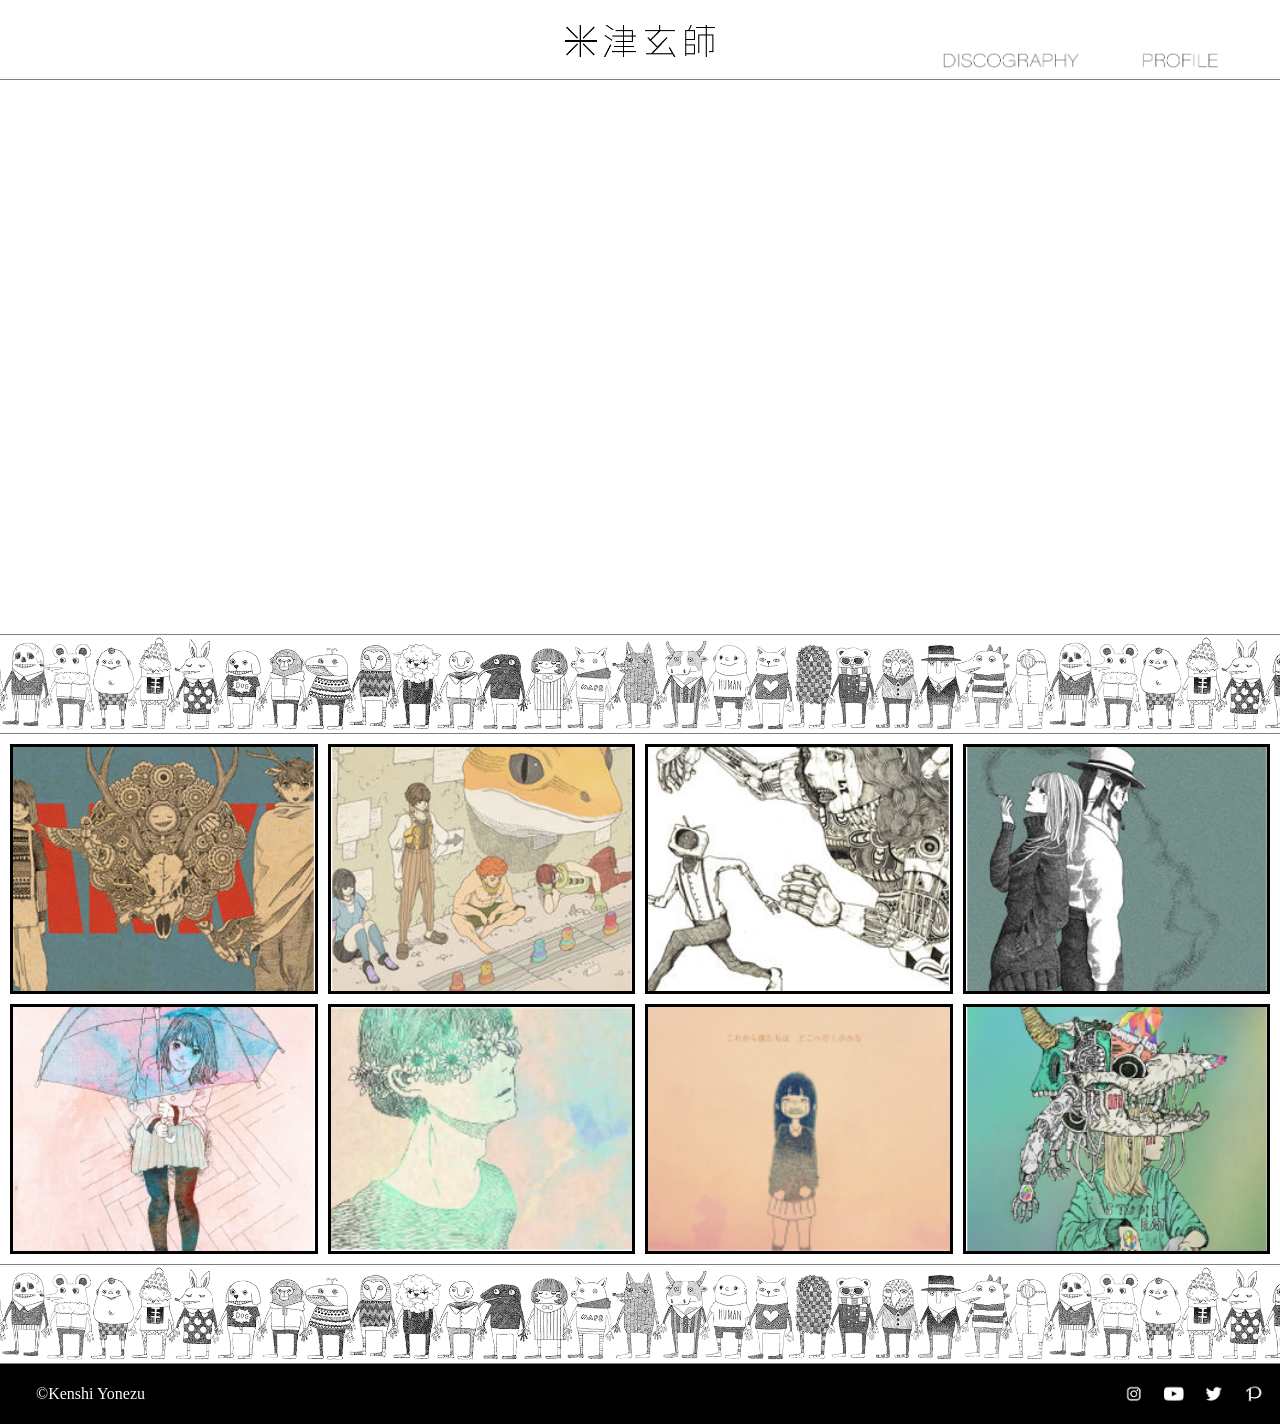
<file: index.html>
<!DOCTYPE html>
<html lang="en">
<head>
    <meta charset="UTF-8">
    <meta name="viewport" content="width=device-width, initial-scale=1.0">
    <title>Mainpage</title>    
    <link rel="stylesheet" href="style.css">


</head>
<body>
    <div id="wrap">
        <header>
        <h1><a href="index.html"></a></h1>
            <ul>
                <li class="discography"><a href="discography.html"></a></li>
                <li class="profile"><a href="profile.html"></a></li>
            </ul>
        </header>
    </div>

<div id="container">
    <div class="video">
        <iframe width="640" height="540" src="https://www.youtube.com/embed/SX_ViT4Ra7k" title="米津玄師  Kenshi Yonezu  - Lemon" frameborder="0" allow="accelerometer; autoplay; clipboard-write; encrypted-media; gyroscope; picture-in-picture; web-share" referrerpolicy="strict-origin-when-cross-origin" allowfullscreen></iframe>
    </div>

    <div class="line"></div>

    <div class="img">
        <div>
            <a></a>
        </div>
      
        <div>
            <a></a>
        </div>
      
        <div>
            <a></a>
        </div>
       
        <div>
            <a></a>
        </div>

        <div>
            <a></a>
        </div>
      
        <div>
            <a></a>
        </div>
      
        <div>
            <a></a>
        </div>
       
        <div>
            <a></a>
        </div>

        <div>
            <a></a>
        </div>
      
        <div>
            <a></a>
        </div>
      
        <div>
            <a></a>
        </div>
       
        <div>
            <a></a>
        </div>
        
        <div>
            <a></a>
        </div>
      
        <div>
            <a></a>
        </div>
      
        <div>
            <a></a>
        </div>
       
        <div>
            <a></a>
        </div>
    </div>

    <div class="line"></div>

</div>

    <footer>
        <p>&copy;Kenshi Yonezu</p>
        <ul class="sns">
            <li class="instargram"><a href="https://www.instagram.com/hachi_08/" target="_blank"></a></li>
            <li class="youtube"><a href="https://www.youtube.com/user/08yakari" target="_blank"></a></li>
            <li class="twitter"><a href="https://x.com/hachi_08" target="_blank"></a></li>
            <li class="pixiv"><a href="https://www.pixiv.net/users/259546" target="_blank"></a></li>
        </ul>
    </footer>
</body>
</html>
</file>
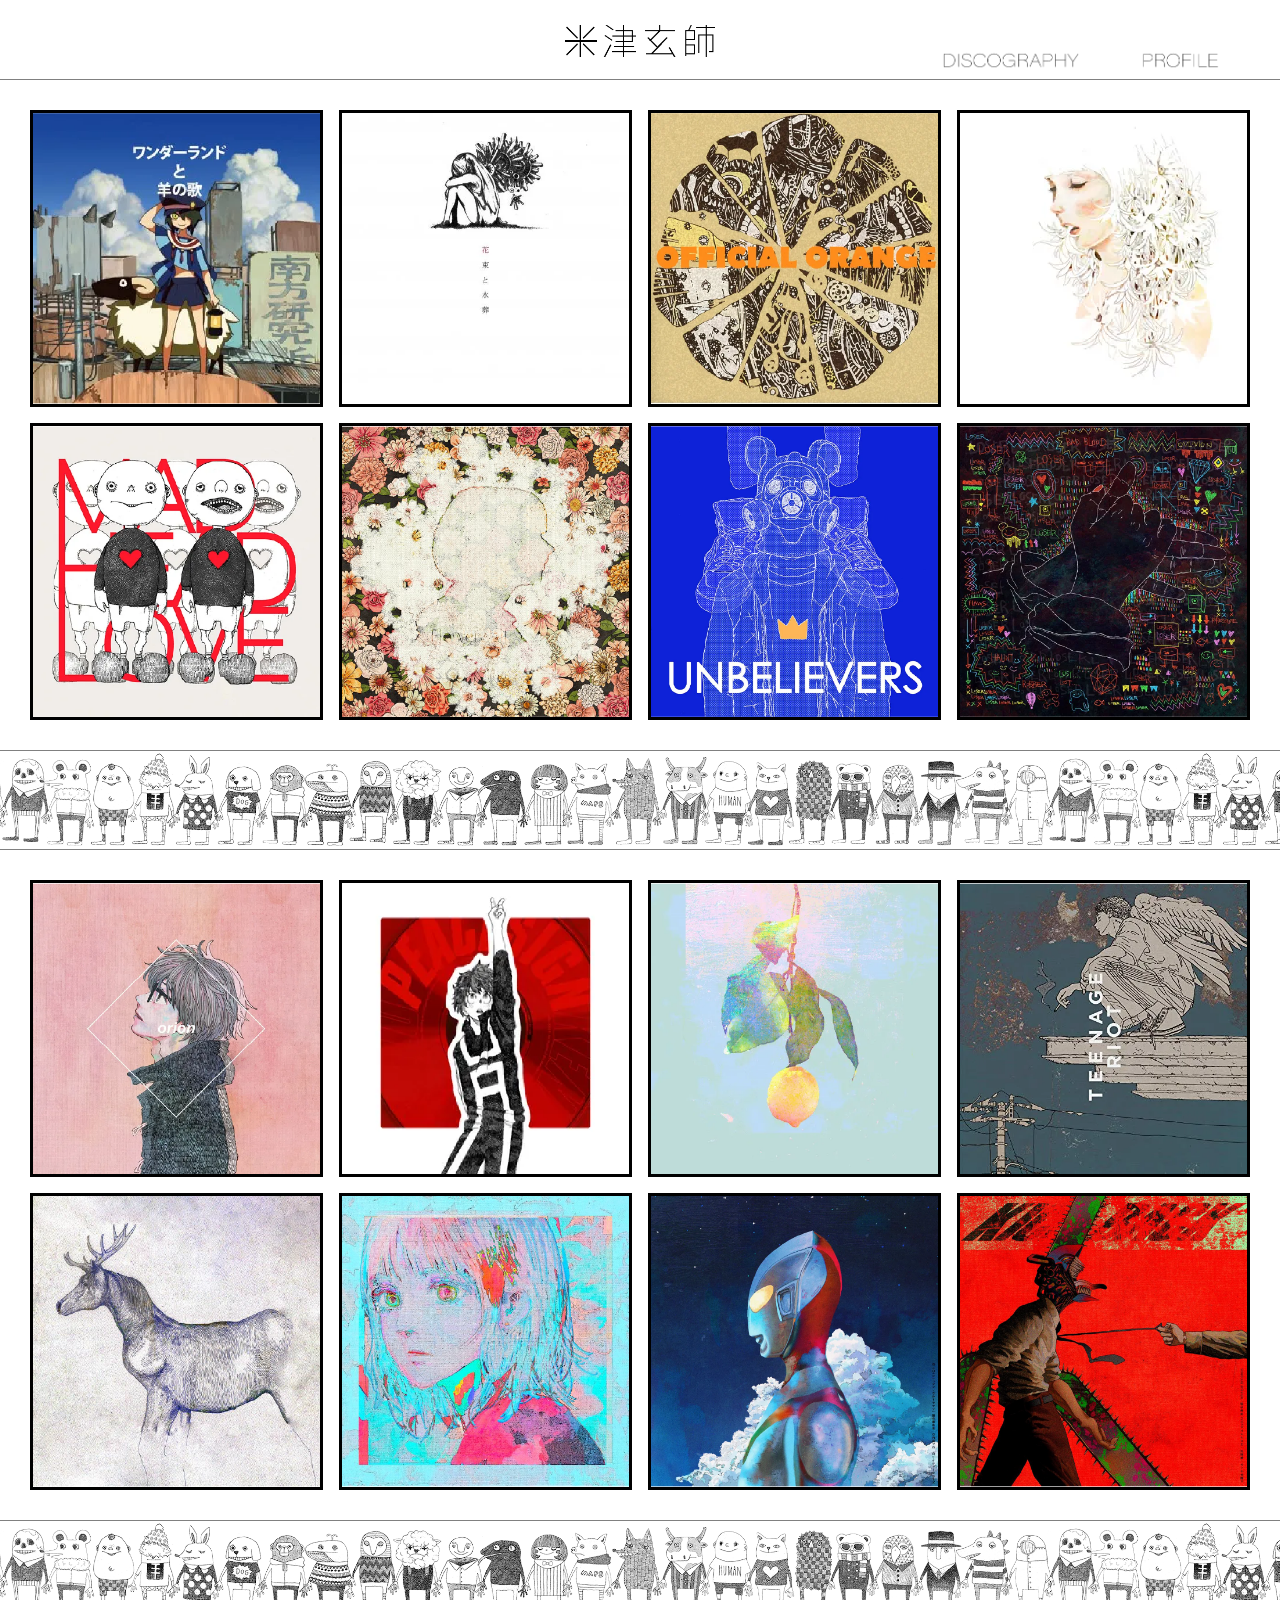
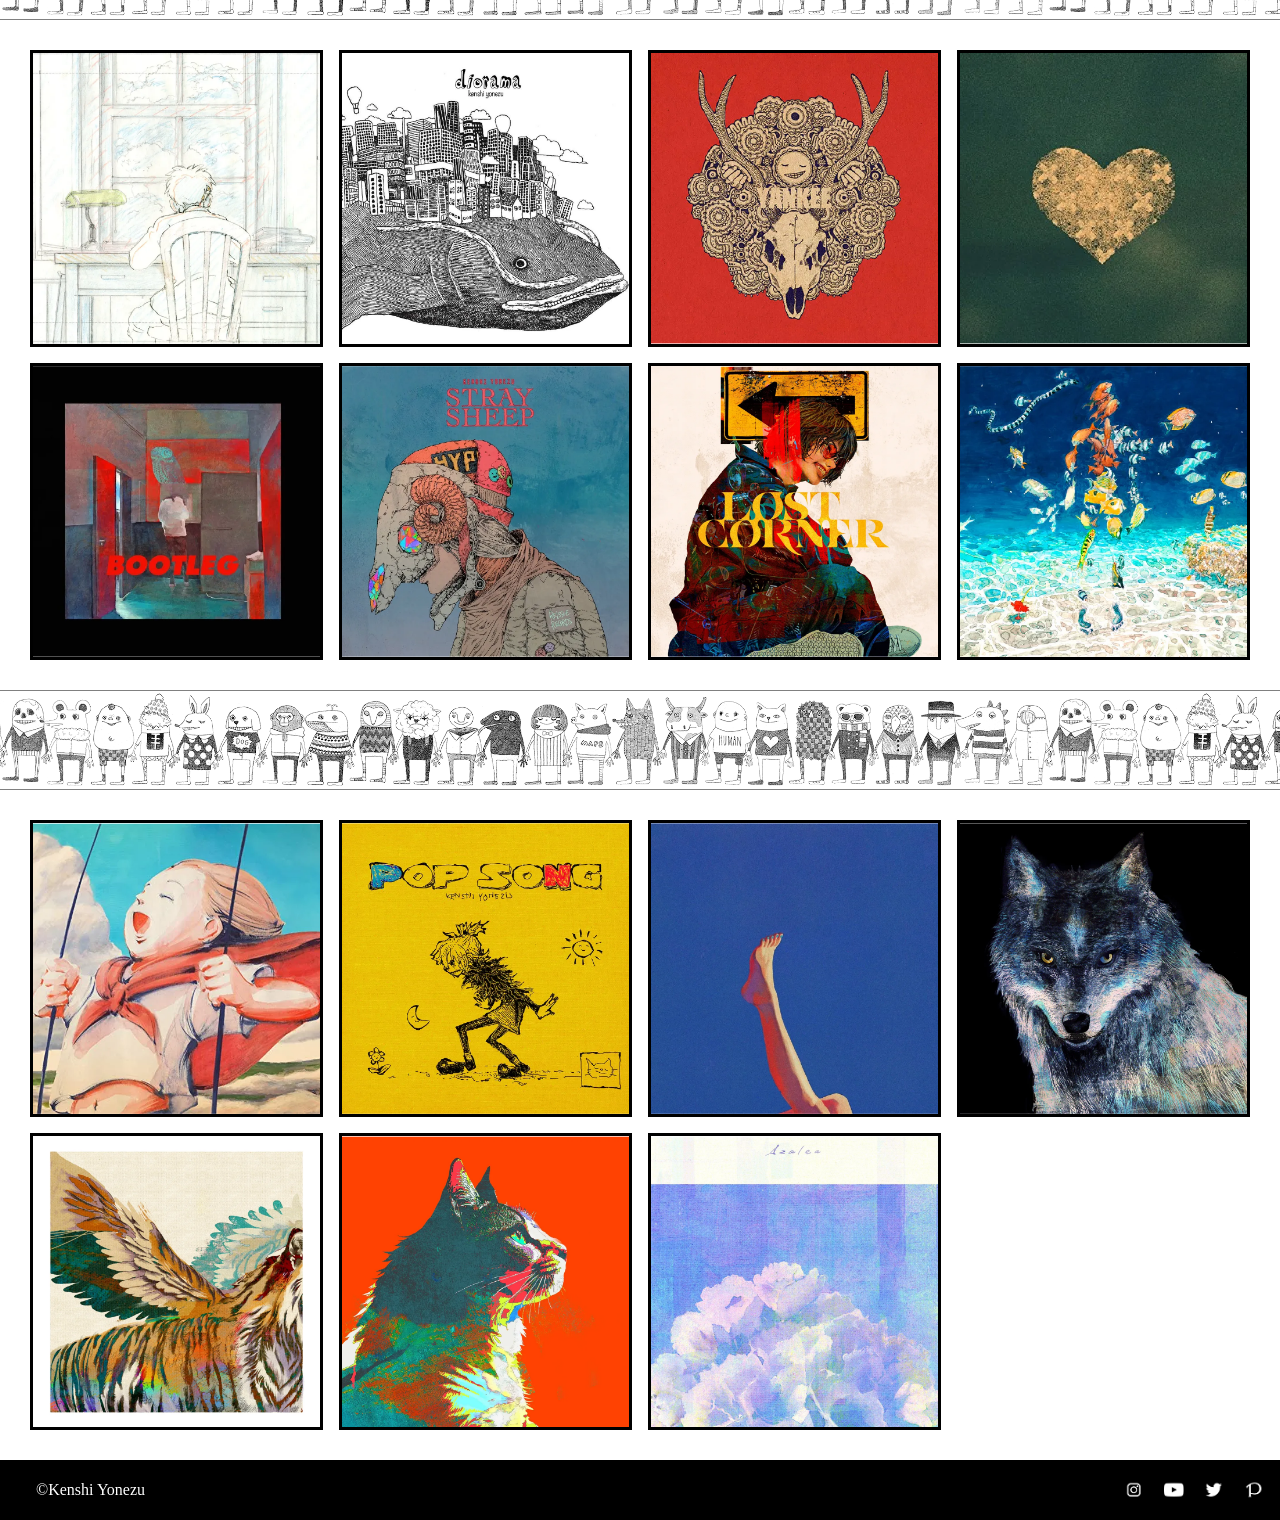
<file: discography.html>
<!DOCTYPE html>
<html lang="en">
<head>
    <meta charset="UTF-8">
    <meta name="viewport" content="width=device-width, initial-scale=1.0">
    <title>discography</title>    
    <link rel="stylesheet" href="style.css">


</head>
<body>
    <div id="wrap">
        <header>
        <h1><a href="index.html"></a></h1>
            <ul>
                <li class="discography"><a href="discography.html"></a></li>
                <li class="profile"><a href="profile.html"></a></li>
            </ul>
        </header>
    </div>

    <div class="album">
        <div class="album_img">
           <img src="img/album_img_1.png" alt="">
           <div class="overlay">
            <p class="text">
                하치<br>1st 싱글<br><br>원더랜드와 양의 노래
            </p>
            </div>
        </div>

        <div class="album_img">
            <img src="img/album_img_2.png" alt="">
            <div class="overlay">
             <p class="text">
                 하치<br>1st 앨범<br><br>꽃다발과 수장
             </p>
             </div>
         </div>

         <div class="album_img">
            <img src="img/album_img_3.png" alt="">
            <div class="overlay">
             <p class="text">
                 하치<br>2nd 앨범<br><br>OFFICIAL ORANGE
             </p>
             </div>
         </div>

         <div class="album_img">
            <img src="img/album_img_4.png" alt="">
            <div class="overlay">
             <p class="text">
                 요네즈 켄시<br>1st 싱글<br><br>산타 마리아
             </p>
             </div>
         </div>

         <div class="album_img">
            <img src="img/album_img_5.png" alt="">
            <div class="overlay">
             <p class="text">
                요네즈 켄시<br>2nd 싱글<br><br>MAD HEAD LOVE / <br>팝핀 애퍼시
             </p>
             </div>
         </div>

         <div class="album_img">
            <img src="img/album_img_6.png" alt="">
            <div class="overlay">
             <p class="text">
                요네즈 켄시<br>3rd 싱글<br><br>Flowerwall
             </p>
             </div>
         </div>

         <div class="album_img">
            <img src="img/album_img_7.png" alt="">
            <div class="overlay">
             <p class="text">
                요네즈 켄시<br>4th 싱글<br><br>언빌리버즈
             </p>
             </div>
         </div>

         <div class="album_img">
            <img src="img/album_img_8.png" alt="">
            <div class="overlay">
             <p class="text">
                요네즈 켄시<br>5th 싱글<br><br>LOSER / 넘버 나인
             </p>
             </div>
         </div>
    </div>
 
    <div class="line"></div>

    <div class="album">
        <div class="album_img">
           <img src="img/album_img_9.png" alt="">
           <div class="overlay">
            <p class="text">
                요네즈 켄시<br>6th 싱글<br><br>orion
            </p>
            </div>
        </div>

        <div class="album_img">
            <img src="img/album_img_10.png" alt="">
            <div class="overlay">
             <p class="text">
                요네즈 켄시<br>7th 싱글<br><br>피스 사인
             </p>
             </div>
         </div>

         <div class="album_img">
            <img src="img/album_img_11.png" alt="">
            <div class="overlay">
             <p class="text">
                요네즈 켄시<br>8th 싱글<br><br>Lemon
             </p>
             </div>
         </div>

         <div class="album_img">
            <img src="img/album_img_12.png" alt="">
            <div class="overlay">
             <p class="text">
                요네즈 켄시<br>9th 싱글<br><br>TEENAGE RIOT
             </p>
             </div>
         </div>

         <div class="album_img">
            <img src="img/album_img_13.png" alt="">
            <div class="overlay">
             <p class="text">
                요네즈 켄시<br>10th 싱글<br><br>말과 사슴
             </p>
             </div>
         </div>

         <div class="album_img">
            <img src="img/album_img_14.png" alt="">
            <div class="overlay">
             <p class="text">
                요네즈 켄시<br>11th 싱글<br><br>Pale Blue
             </p>
             </div>
         </div>

         <div class="album_img">
            <img src="img/album_img_15.png" alt="">
            <div class="overlay">
             <p class="text">
                요네즈 켄시<br>12th 싱글<br><br>M87
             </p>
             </div>
         </div>

         <div class="album_img">
            <img src="img/album_img_16.png" alt="">
            <div class="overlay">
             <p class="text">
                요네즈 켄시<br>13th 싱글<br><br>KICK BACK
             </p>
             </div>
         </div>
    </div>

    <div class="line"></div>

    <div class="album">
        <div class="album_img">
           <img src="img/album_img_17.png" alt="">
           <div class="overlay">
            <p class="text">
                요네즈 켄시<br>14th 싱글<br><br>지구본
            </p>
            </div>
        </div>

        <div class="album_img">
            <img src="img/album_img_18.png" alt="">
            <div class="overlay">
             <p class="text">
                요네즈 켄시<br>1st 앨범<br><br>diorama
             </p>
             </div>
         </div>

         <div class="album_img">
            <img src="img/album_img_19.png" alt="">
            <div class="overlay">
             <p class="text">
                요네즈 켄시<br>2nd 앨범<br><br>YANKEE
             </p>
             </div>
         </div>

         <div class="album_img">
            <img src="img/album_img_20.png" alt="">
            <div class="overlay">
             <p class="text">
                요네즈 켄시<br>3rd 앨범<br><br>Bremen
             </p>
             </div>
         </div>

         <div class="album_img">
            <img src="img/album_img_21.png" alt="">
            <div class="overlay">
             <p class="text">
                요네즈 켄시<br>4th 앨범<br><br>BOOTLEG
             </p>
             </div>
         </div>

         <div class="album_img">
            <img src="img/album_img_22.png" alt="">
            <div class="overlay">
             <p class="text">
                요네즈 켄시<br>5th 앨범<br><br>STRAY SHEEP
             </p>
             </div>
         </div>

         <div class="album_img">
            <img src="img/album_img_23.png" alt="">
            <div class="overlay">
             <p class="text">
                요네즈 켄시<br>6th 앨범<br><br>LOST CORNER
             </p>
             </div>
         </div>

         <div class="album_img">
            <img src="img/album_img_24.png" alt="">
            <div class="overlay">
             <p class="text">
                요네즈 켄시<br>디지털 싱글<br><br>바다의 유령
             </p>
             </div>
         </div>
    </div>
    
    <div class="line"></div>

    <div class="album">
        <div class="album_img">
           <img src="img/album_img_25.png" alt="">
           <div class="overlay">
            <p class="text">
                요네즈 켄시<br>디지털 싱글<br><br>파프리카
            </p>
            </div>
        </div>

        <div class="album_img">
            <img src="img/album_img_26.png" alt="">
            <div class="overlay">
             <p class="text">
                요네즈 켄시<br>디지털 싱글<br><br>POP SONG
             </p>
             </div>
         </div>

         <div class="album_img">
            <img src="img/album_img_27.png" alt="">
            <div class="overlay">
             <p class="text">
                요네즈 켄시<br>디지털 싱글<br><br>LADY
             </p>
             </div>
         </div>

         <div class="album_img">
            <img src="img/album_img_28.png" alt="">
            <div class="overlay">
             <p class="text">
                요네즈 켄시<br>디지털 싱글<br><br>달을 보고 있었다
             </p>
             </div>
         </div>

         <div class="album_img">
            <img src="img/album_img_29.png" alt="">
            <div class="overlay">
             <p class="text">
                요네즈 켄시<br>디지털 싱글<br><br>안녕, 또 언젠가!
             </p>
             </div>
         </div>

         <div class="album_img">
            <img src="img/album_img_30.png" alt="">
            <div class="overlay">
             <p class="text">
                요네즈 켄시<br>디지털 싱글<br><br>매일
             </p>
             </div>
         </div>

         <div class="album_img">
            <img src="img/album_img_31.png" alt="">
            <div class="overlay">
             <p class="text">
                요네즈 켄시<br>디지털 싱글<br><br>Azalea
             </p>
             </div>
         </div>
    
    </div>

    <footer>
        <p>&copy;Kenshi Yonezu</p>
        <ul class="sns">
            <li class="instargram"><a href="https://www.instagram.com/hachi_08/" target="_blank"></a></li>
            <li class="youtube"><a href="https://www.youtube.com/user/08yakari" target="_blank"></a></li>
            <li class="twitter"><a href="https://x.com/hachi_08" target="_blank"></a></li>
            <li class="pixiv"><a href="https://www.pixiv.net/users/259546" target="_blank"></a></li>
        </ul>
    </footer>
</body>
</html>
</file>
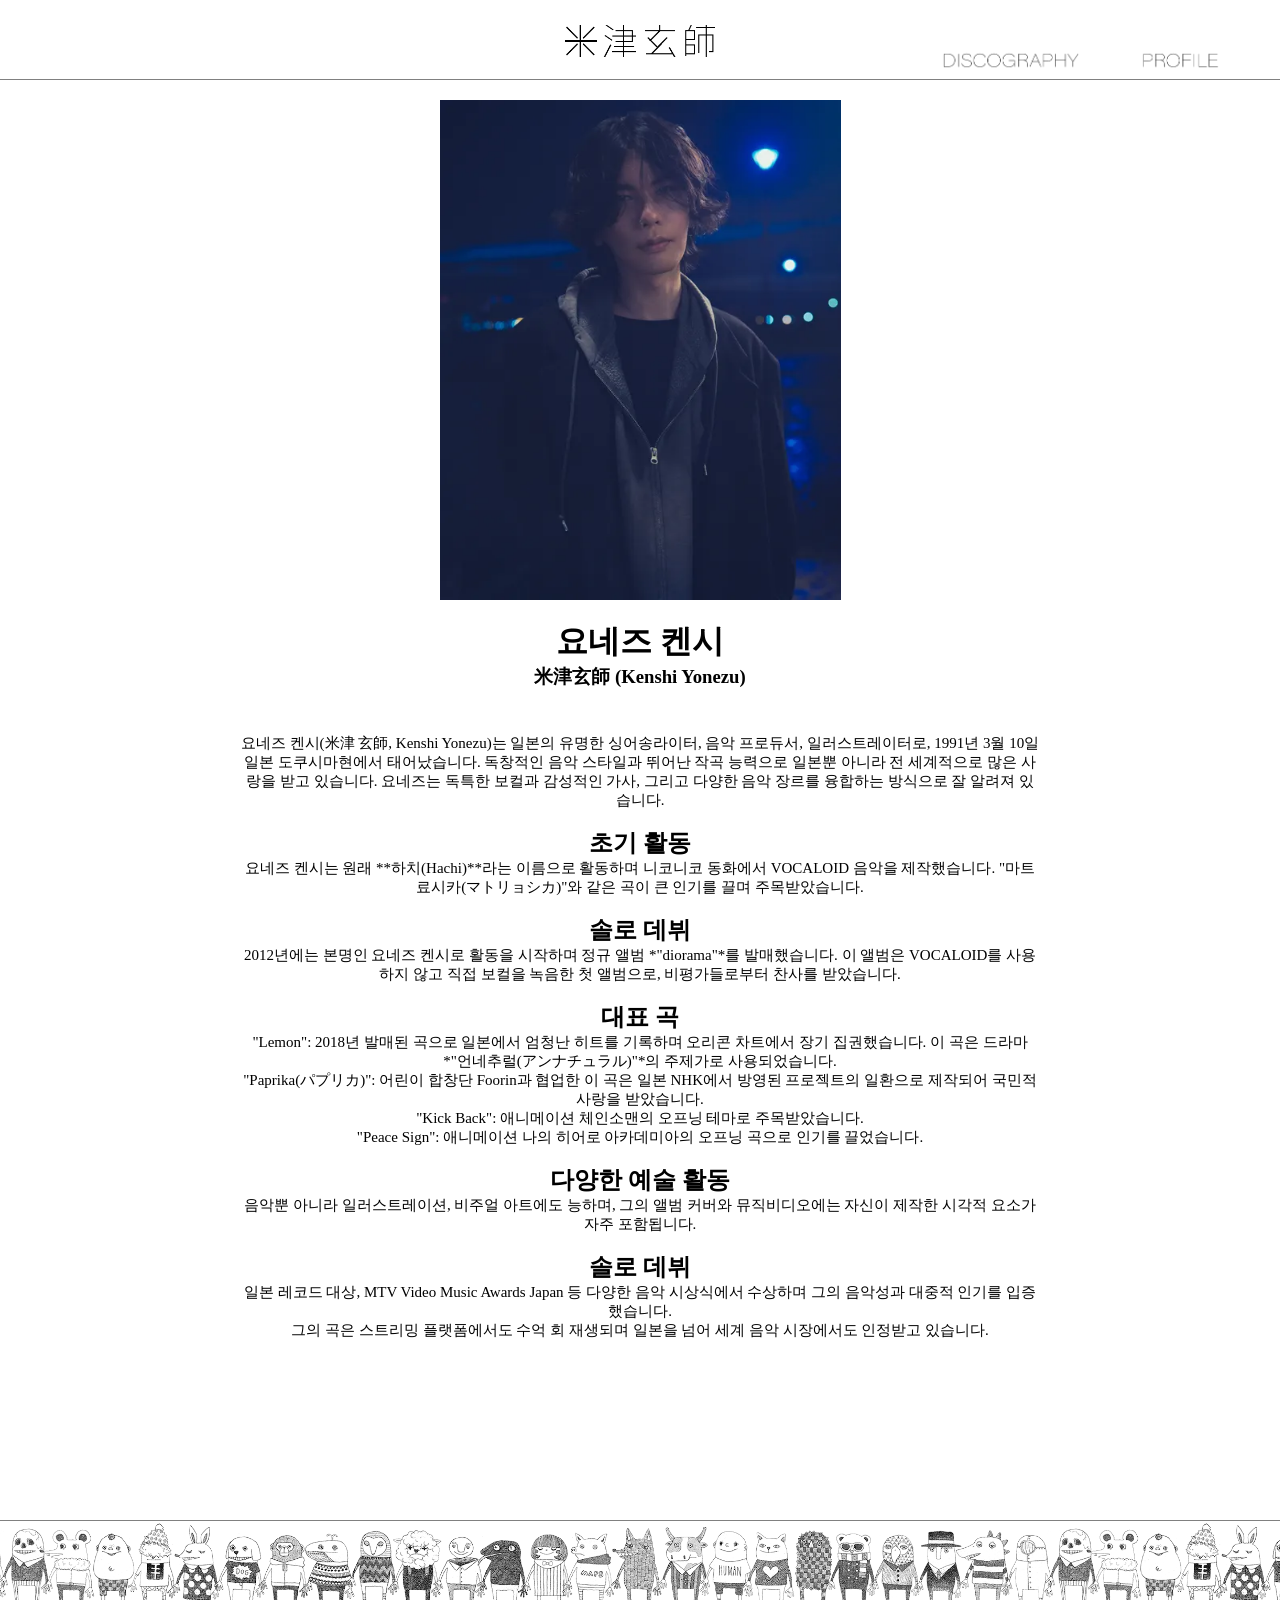
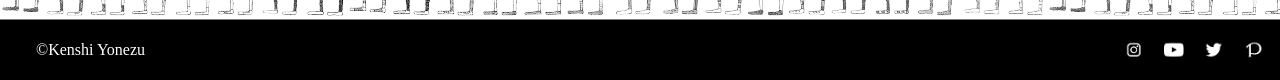
<file: profile.html>
<!DOCTYPE html>
<html lang="en">
<head>
    <meta charset="UTF-8">
    <meta name="viewport" content="width=device-width, initial-scale=1.0">
    <title>profile</title>    
    <link rel="stylesheet" href="style.css">


</head>
<body>
    <div id="wrap">
        <header>
        <h1><a href="index.html"></a></h1>
            <ul>
                <li class="discography"><a href="discography.html"></a></li>
                <li class="profile"><a href="profile.html"></a></li>
            </ul>
        </header>
    </div>

    <div class="profile_img">
       <div></div>
       <div></div>
       <div></div>
       <div></div>
       <div></div>
    </div>

    <div class="text_box">
        <h1>요네즈 켄시<br></h1>
        <h3>米津玄師 (Kenshi Yonezu)<br><br><br></h3>
        <p>요네즈 켄시(米津 玄師, Kenshi Yonezu)는 일본의 유명한 싱어송라이터, 음악 프로듀서, 일러스트레이터로, 1991년 3월 10일 일본 도쿠시마현에서 태어났습니다. 독창적인 음악 스타일과 뛰어난 작곡 능력으로 일본뿐 아니라 전 세계적으로 많은 사랑을 받고 있습니다. 요네즈는 독특한 보컬과 감성적인 가사, 그리고 다양한 음악 장르를 융합하는 방식으로 잘 알려져 있습니다.<br><br></p>
        <h2>초기 활동<br></h2>
        <p>요네즈 켄시는 원래 **하치(Hachi)**라는 이름으로 활동하며 니코니코 동화에서 VOCALOID 음악을 제작했습니다. "마트료시카(マトリョシカ)"와 같은 곡이 큰 인기를 끌며 주목받았습니다.<br><br></p>
        <h2>솔로 데뷔<br></h2>
        <p>2012년에는 본명인 요네즈 켄시로 활동을 시작하며 정규 앨범 *"diorama"*를 발매했습니다. 이 앨범은 VOCALOID를 사용하지 않고 직접 보컬을 녹음한 첫 앨범으로, 비평가들로부터 찬사를 받았습니다.<br><br></p>
        <h2>대표 곡<br></h2>
        <p>"Lemon": 2018년 발매된 곡으로 일본에서 엄청난 히트를 기록하며 오리콘 차트에서 장기 집권했습니다. 이 곡은 드라마 *"언네추럴(アンナチュラル)"*의 주제가로 사용되었습니다.<br>
            "Paprika(パプリカ)": 어린이 합창단 Foorin과 협업한 이 곡은 일본 NHK에서 방영된 프로젝트의 일환으로 제작되어 국민적 사랑을 받았습니다.<br>
            "Kick Back": 애니메이션 체인소맨의 오프닝 테마로 주목받았습니다.<br>
            "Peace Sign": 애니메이션 나의 히어로 아카데미아의 오프닝 곡으로 인기를 끌었습니다.<br><br></p>
        <h2>다양한 예술 활동<br></h2>
        <p>음악뿐 아니라 일러스트레이션, 비주얼 아트에도 능하며, 그의 앨범 커버와 뮤직비디오에는 자신이 제작한 시각적 요소가 자주 포함됩니다.<br><br></p>
        <h2>솔로 데뷔<br></h2>
        <p>일본 레코드 대상, MTV Video Music Awards Japan 등 다양한 음악 시상식에서 수상하며 그의 음악성과 대중적 인기를 입증했습니다.<br>
            그의 곡은 스트리밍 플랫폼에서도 수억 회 재생되며 일본을 넘어 세계 음악 시장에서도 인정받고 있습니다.<br><br></p>





    </div>
    <div class="line"></div>

    <footer>
        <p>&copy;Kenshi Yonezu</p>
        <ul class="sns">
            <li class="instargram"><a href="https://www.instagram.com/hachi_08/" target="_blank"></a></li>
            <li class="youtube"><a href="https://www.youtube.com/user/08yakari" target="_blank"></a></li>
            <li class="twitter"><a href="https://x.com/hachi_08" target="_blank"></a></li>
            <li class="pixiv"><a href="https://www.pixiv.net/users/259546" target="_blank"></a></li>
        </ul>
    </footer>
</body>
</html>
</file>
<file: style.css>
@charset "UTE-8";

/*===============reset=================*/
* {
    list-style: none;
    margin: 0px;
    gap: 0px;
    box-sizing: border-box;
}

/*===============header=================*/
header {
    display: flex;
    justify-content: space-between;
    align-items: center;
    width: 100%;
    height: 80px;
    background: #fff;
    padding: 0 16px;
    border-bottom: gray solid 1px;
}
header h1 {
    margin: auto;
}
header ul {
    position: absolute;
    display: flex;
    gap: 20px;
    right: 20px;
}
h1 a {
    display: block;
    width: 150px;
    height: 40px;
    background: url(img/logo.png) no-repeat;
    background-size: contain;
    margin-top: 10px;
}
.discography a {
    display: block;
    width: 150px;
    height: 30px;
    background: url(img/discography.png) no-repeat;
    background-size: contain;
    margin-top: 40px;
}
.profile a {
    display: block;
    width: 150px;
    height: 30px;
    background: url(img/profile.png) no-repeat;
    background-size: contain;
    margin-top: 40px;
}

/*===============container=================*/
.video {
    width: 80%;
    max-width: 80%;
    margin: auto;
    padding: 5px;
}
.video video {
    width: 100%;
    max-width: 100%;    
    object-fit: cover;
}
.video iframe {
    width: 100%;
}
.line {
    position: relative;
    width: 100%;
    height: 100px;
    background: url(img/line.png) repeat-x;
    background-size: cover;
    animation: move 40s infinite linear alternate;
    overflow: hidden;
    border-top: gray solid 1px;
    border-bottom: gray solid 1px;
}
@keyframes move {
    100% {
      background-position: 100% 0;
    }
   }   
.img {
    display: grid;
    margin: 10px;
    grid-gap: 10px;
    grid-template-columns: repeat(4,1fr);
    grid-template-rows: repeat(2,1fr);
}
.img div {
    width: 100%;
    height: 250px;
}
.img div:nth-child(1) {
    grid-column: 1;
    grid-row: 1;
    background: url(img/img_1.png) no-repeat;
    background-size: cover;
    background-position: center center;
    border: #000 3px solid;
    opacity: 1;
    animation: img 10s infinite;
    animation-delay: 0s;
}
.img div:nth-child(2) {
    grid-column: 2;
    grid-row: 1;
    background: url(img/img_2.png) no-repeat;
    background-size: cover;
    background-position: center center;
    border: #000 3px solid;
    opacity: 1;
    animation: img 10s infinite;
    animation-delay: 0s;
}
.img div:nth-child(3) {
    grid-column: 3;
    grid-row: 1;
    background: url(img/img_3.png) no-repeat;
    background-size: cover;
    background-position: center center;
    border: #000 3px solid;
    opacity: 1;
    animation: img 10s infinite;
    animation-delay: 0s;
}
.img div:nth-child(4) {
    grid-column: 4;
    grid-row: 1;
    background: url(img/img_4.png) no-repeat;
    background-size: cover;
    background-position: center center;
    border: #000 3px solid;
    opacity: 1;
    animation: img 10s infinite;
    animation-delay: 0s;
}
.img div:nth-child(5) {
    grid-column: 1;
    grid-row: 2;
    background: url(img/img_5.png) no-repeat;
    background-size: cover;
    background-position: center center;
    border: #000 3px solid;
    opacity: 1;
    animation: img 10s infinite;
    animation-delay: 0s;
}
.img div:nth-child(6) {
    grid-column: 2;
    grid-row: 2;
    background: url(img/img_6.png) no-repeat;
    background-size: cover;
    background-position: center center;
    border: #000 3px solid;
    opacity: 1;
    animation: img 10s infinite;
    animation-delay: 0s;
}
.img div:nth-child(7) {
    grid-column: 3;
    grid-row: 2;
    background: url(img/img_7.png) no-repeat;
    background-size: cover;
    background-position: center center;
    border: #000 3px solid;
    opacity: 1;
    animation: img 10s infinite;
    animation-delay: 0s;
}
.img div:nth-child(8) {
    grid-column: 4;
    grid-row: 2;
    background: url(img/img_8.png) no-repeat;
    background-size: cover;
    background-position: center center;
    border: #000 3px solid;
    opacity: 1;
    animation: img 10s infinite;
    animation-delay: 0s;
}
.img div:nth-child(9) {
    grid-column: 1;
    grid-row: 1;
    background: url(img/img_9.png) no-repeat;
    background-size: cover;
    background-position: center center;
    border: #000 3px solid;
    opacity: 0;
    animation: img 10s infinite;
    animation-delay: 5s;
}
.img div:nth-child(10) {
    grid-column: 2;
    grid-row: 1;
    background: url(img/img_10.png) no-repeat;
    background-size: cover;
    background-position: center center;
    border: #000 3px solid;
    opacity: 0;
    animation: img 10s infinite;
    animation-delay: 5s;
}
.img div:nth-child(11) {
    grid-column: 3;
    grid-row: 1;
    background: url(img/img_11.png) no-repeat;
    background-size: cover;
    background-position: center center;
    border: #000 3px solid;
    opacity: 0;
    animation: img 10s infinite;
    animation-delay: 5s;
}
.img div:nth-child(12) {
    grid-column: 4;
    grid-row: 1;
    background: url(img/img_12.png) no-repeat;
    background-size: cover;
    background-position: center center;
    border: #000 3px solid;
    opacity: 0;
    animation: img 10s infinite;
    animation-delay: 5s;
}
.img div:nth-child(13) {
    grid-column: 1;
    grid-row: 2;
    background: url(img/img_13.png) no-repeat;
    background-size: cover;
    background-position: center center;
    border: #000 3px solid;
    opacity: 0;
    animation: img 10s infinite;
    animation-delay: 5s;
}
.img div:nth-child(14) {
    grid-column: 2;
    grid-row: 2;
    background: url(img/img_14.png) no-repeat;
    background-size: cover;
    background-position: center center;
    border: #000 3px solid;
    opacity: 0;
    animation: img 10s infinite;
    animation-delay: 5s;
}
.img div:nth-child(15) {
    grid-column: 3;
    grid-row: 2;
    background: url(img/img_15.png) no-repeat;
    background-size: cover;
    background-position: center center;
    border: #000 3px solid;
    opacity: 0;
    animation: img 10s infinite;
    animation-delay: 5s;
}
.img div:nth-child(16) {
    grid-column: 4;
    grid-row: 2;
    background: url(img/img_16.png) no-repeat;
    background-size: cover;
    background-position: center center;
    border: #000 3px solid;
    opacity: 0;
    animation: img 10s infinite;
    animation-delay: 5s;
}
@keyframes img {
    0% {opacity: 0;}
    10% {opacity: 1;}
    40% {opacity: 1;}
    50% {opacity: 0;}
    100% {opacity: 0;}
}
.album {
    display: grid;
    margin: 30px;
    grid-gap: 16px;
    grid-template-columns: repeat(4,1fr);
    grid-template-rows: repeat(2,1fr);
    position: relative;
}
.album div {
    width: 100%;
    height: 100%;
}
.album_img {
    width: 300px;
    height: 500px;
    position: relative;
}
img {
    width: inherit;
    height: inherit;
    object-fit: cover;
    border: #000 3px solid;
}
.overlay {
    position: absolute;
    top: 0;
    left: 0;
    width: inherit;
    height: inherit;
    display: flex;
    justify-content: flex-start;
    align-items: flex-start;
    background: rgb(0, 0, 0, 0.5);
    opacity: 0;
    transition: opacity 0.2s;
}
.album_img:hover .overlay {
    opacity: 1;
}
.text {
    color: #fff;
    margin: 20px;
}
.profile_img {
    position: relative;
    width: 80%;
    height: 500px;
    margin: 20px auto 20px auto;
}
.profile_img div:nth-child(1) {
    position: absolute;
    width: 100%;
    height: 100%;
    background: url(img/profile_img_1.png) no-repeat;
    background-position: center center;
    background-size: contain;
    opacity: 1;
    animation-delay: 0s;
}
.profile_img div:nth-child(2) {
    position: absolute;
    width: 100%;
    height: 100%;
    background: url(img/profile_img_2.png) no-repeat;
    background-position: center center;
    background-size: contain;
    opacity: 0;
    animation: ani 20s infinite;
    animation-delay: 4s;
}
.profile_img div:nth-child(3) {
    position: absolute;
    width: 100%;
    height: 100%;
    background: url(img/profile_img_3.png) no-repeat;
    background-position: center center;
    background-size: contain;
    opacity: 0;
    animation: ani 20s infinite;
    animation-delay: 8s;
}
.profile_img div:nth-child(4) {
    position: absolute;
    width: 100%;
    height: 100%;
    background: url(img/profile_img_4.png) no-repeat;
    background-position: center center;
    background-size: contain;
    opacity: 0;
    animation: ani 20s infinite;
    animation-delay: 12s;
}
.profile_img div:nth-child(5) {
    position: absolute;
    width: 100%;
    height: 100%;
    background: url(img/profile_img_5.png) no-repeat;
    background-position: center center;
    background-size: contain;
    opacity: 0;
    animation: ani 20s infinite;
    animation-delay: 16s;
}
@keyframes ani {
    0% {opacity: 0;}
    10% {opacity: 1;}
    25% {opacity: 1;}
    30% {opacity: 0;}
    100% {opacity: 0;}
}
.text_box {
    width: 80%;
    max-width: 800px;
    height: 900px;
    margin: auto;
}
.text_box h1 {
    text-align: center;
}
.text_box h2 {
    text-align: center;
}
.text_box h3 {
    text-align: center;
}
.text_box p {
    text-align: center;
    font-size: 15px;
}


/*===============footer=================*/
footer {
    display: flex;
    justify-content: space-between;
    align-items: center;
    width: 100%;
    height: 60px;
    background: #000;
    padding: 0 16px;
}
footer p {
    color: #fff;
    margin: 20px;
}
footer .sns {
    display: flex;
    gap: 20px;
}
footer a {
    display: block;
    width:20px;
    height:20px;
}
.instargram {
    background:url('img/instargram_icon.png') no-repeat;
    background-size:contain;
}
.youtube {
    background:url('img/youtube_icon.png') no-repeat;
    background-size:contain;
}
.twitter {
    background:url('img/twitter_icon.png') no-repeat;
    background-size:contain;
}
.pixiv {
    background:url('img/pixiv_icon.png') no-repeat;
    background-size:contain;
}
</file>
